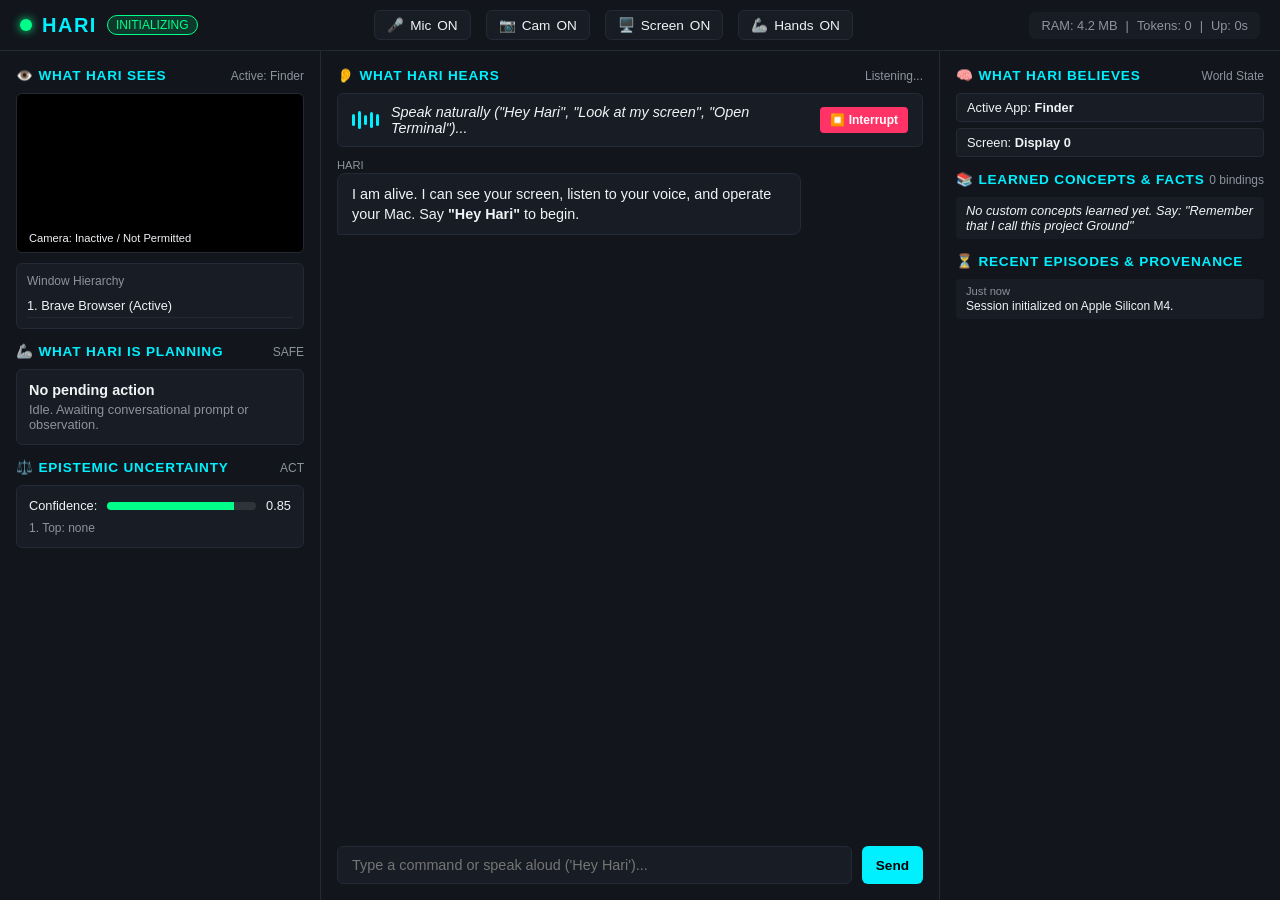
<file: hari/ui/index.html>
<!DOCTYPE html>
<html lang="en">
<head>
  <meta charset="UTF-8">
  <meta name="viewport" content="width=device-width, initial-scale=1.0">
  <title>HARI Desktop — Embodied Mind</title>
  <link rel="stylesheet" href="style.css">
</head>
<body>
  <div class="app-container">
    <!-- Header -->
    <header class="top-nav">
      <div class="brand">
        <div class="alive-dot" id="aliveDot"></div>
        <span class="logo-text">HARI</span>
        <span class="status-badge" id="statusBadge">INITIALIZING</span>
      </div>

      <div class="controls-bar">
        <label class="toggle-btn" id="toggleMic">
          <input type="checkbox" id="micCheck" checked>
          <span class="icon">🎤</span> Mic <span class="state" id="micState">ON</span>
        </label>
        <label class="toggle-btn" id="toggleCam">
          <input type="checkbox" id="camCheck" checked>
          <span class="icon">📷</span> Cam <span class="state" id="camState">ON</span>
        </label>
        <label class="toggle-btn" id="toggleScreen">
          <input type="checkbox" id="screenCheck" checked>
          <span class="icon">🖥️</span> Screen <span class="state" id="screenState">ON</span>
        </label>
        <label class="toggle-btn" id="toggleHands">
          <input type="checkbox" id="handsCheck" checked>
          <span class="icon">🦾</span> Hands <span class="state" id="handsState">ON</span>
        </label>
      </div>

      <div class="resource-pill">
        <span id="ramPill">RAM: 4.2 MB</span>
        <span class="sep">|</span>
        <span id="tokensPill">Tokens: 0</span>
        <span class="sep">|</span>
        <span id="uptimePill">Up: 0s</span>
      </div>
    </header>

    <!-- Main Grid -->
    <main class="grid-layout">
      <!-- Left Column: Vision & Action Center -->
      <section class="panel left-panel">
        <div class="panel-header">
          <h3>👁️ WHAT HARI SEES</h3>
          <span class="sub" id="frontAppText">Active: Finder</span>
        </div>

        <div class="vision-container">
          <div class="cam-box">
            <video id="camVideo" autoplay playsinline muted></video>
            <canvas id="camCanvas" style="display:none;"></canvas>
            <div class="overlay-tag" id="camTag">Camera Feed (MacBook Air)</div>
          </div>
          <div class="screen-preview-box">
            <div class="preview-header">Window Hierarchy</div>
            <ul class="window-list" id="windowList">
              <li class="win-item">1. Brave Browser (Active)</li>
            </ul>
          </div>
        </div>

        <div class="panel-header" style="margin-top: 14px;">
          <h3>🦾 WHAT HARI IS PLANNING</h3>
          <span class="sub" id="riskBadge">SAFE</span>
        </div>
        <div class="action-card" id="actionCard">
          <div class="action-title" id="actionTitle">No pending action</div>
          <div class="action-desc" id="actionDesc">Idle. Awaiting conversational prompt or observation.</div>
          <div class="confirm-box" id="confirmBox" style="display: none;">
            <button class="btn btn-confirm" id="btnConfirm">Confirm Consequential Action</button>
            <button class="btn btn-cancel" id="btnCancel">Cancel</button>
          </div>
        </div>

        <div class="panel-header" style="margin-top: 14px;">
          <h3>⚖️ EPISTEMIC UNCERTAINTY</h3>
          <span class="sub" id="epistemicDecision">ACT</span>
        </div>
        <div class="epistemic-box">
          <div class="gauge-row">
            <span>Confidence:</span>
            <div class="meter-bar"><div class="meter-fill" id="confMeter" style="width: 85%;"></div></div>
            <span id="confVal">0.85</span>
          </div>
          <div class="competing-hypotheses" id="competingList">
            <div class="hypo-item top">1. Top: none</div>
          </div>
        </div>
      </section>

      <!-- Center Column: Conversational Stream & Hearing -->
      <section class="panel center-panel">
        <div class="panel-header">
          <h3>👂 WHAT HARI HEARS</h3>
          <span class="sub turn-badge" id="turnBadge">Listening...</span>
        </div>

        <div class="hearing-banner" id="hearingBanner">
          <div class="wave-meter" id="waveMeter">
            <div class="bar"></div><div class="bar"></div><div class="bar"></div><div class="bar"></div><div class="bar"></div>
          </div>
          <div class="live-transcription" id="liveTranscription">
            <em>Speak naturally ("Hey Hari", "Look at my screen", "Open Terminal")...</em>
          </div>
          <button class="barge-in-btn" id="btnBargeIn" title="Interrupt HARI speaking">⏹️ Interrupt</button>
        </div>

        <div class="dialogue-scroll" id="dialogueScroll">
          <div class="msg hari">
            <div class="msg-author">HARI</div>
            <div class="msg-bubble">I am alive. I can see your screen, listen to your voice, and operate your Mac. Say <strong>"Hey Hari"</strong> to begin.</div>
          </div>
        </div>

        <div class="chat-input-bar">
          <input type="text" id="textInput" placeholder="Type a command or speak aloud ('Hey Hari')..." />
          <button class="btn btn-primary" id="btnSend">Send</button>
        </div>
      </section>

      <!-- Right Column: Beliefs, Concepts & Memory -->
      <section class="panel right-panel">
        <div class="panel-header">
          <h3>🧠 WHAT HARI BELIEVES</h3>
          <span class="sub">World State</span>
        </div>
        <div class="beliefs-list" id="beliefsList">
          <div class="belief-pill observation"><span>Active App:</span> <strong>Finder</strong></div>
          <div class="belief-pill inference"><span>Screen:</span> <strong>Display 0</strong></div>
        </div>

        <div class="panel-header" style="margin-top: 14px;">
          <h3>📚 LEARNED CONCEPTS & FACTS</h3>
          <span class="sub" id="conceptCount">0 bindings</span>
        </div>
        <div class="concepts-list" id="conceptsList">
          <div class="concept-item"><em>No custom concepts learned yet. Say: "Remember that I call this project Ground"</em></div>
        </div>

        <div class="panel-header" style="margin-top: 14px;">
          <h3>⏳ RECENT EPISODES & PROVENANCE</h3>
        </div>
        <div class="episodes-list" id="episodesList">
          <div class="episode-item">
            <span class="time">Just now</span>
            <span class="txt">Session initialized on Apple Silicon M4.</span>
          </div>
        </div>
      </section>
    </main>
  </div>

  <script src="app.js"></script>
</body>
</html>
</file>
<file: hari/ui/style.css>
:root {
  --bg-dark: #0a0c10;
  --bg-panel: #12151c;
  --bg-card: #181c24;
  --border-color: #242936;
  --text-main: #f0f3f6;
  --text-sub: #8b949e;
  --accent-cyan: #00f0ff;
  --accent-green: #00ff88;
  --accent-red: #ff3366;
  --accent-amber: #ffaa00;
  --font-family: -apple-system, BlinkMacSystemFont, "SF Pro Display", "Segoe UI", Roboto, sans-serif;
}

* {
  box-sizing: border-box;
  margin: 0;
  padding: 0;
}

body {
  background-color: var(--bg-dark);
  color: var(--text-main);
  font-family: var(--font-family);
  height: 100vh;
  overflow: hidden;
}

.app-container {
  display: flex;
  flex-direction: column;
  height: 100vh;
}

/* Header */
.top-nav {
  display: flex;
  justify-content: space-between;
  align-items: center;
  padding: 10px 20px;
  background-color: var(--bg-panel);
  border-bottom: 1px solid var(--border-color);
}

.brand {
  display: flex;
  align-items: center;
  gap: 10px;
}

.alive-dot {
  width: 12px;
  height: 12px;
  border-radius: 50%;
  background-color: var(--accent-green);
  box-shadow: 0 0 10px var(--accent-green);
  animation: pulse 2s infinite;
}

@keyframes pulse {
  0% { transform: scale(0.95); opacity: 0.8; }
  50% { transform: scale(1.15); opacity: 1; }
  100% { transform: scale(0.95); opacity: 0.8; }
}

.logo-text {
  font-size: 1.25rem;
  font-weight: 800;
  letter-spacing: 1.5px;
  color: var(--accent-cyan);
}

.status-badge {
  font-size: 0.75rem;
  padding: 2px 8px;
  border-radius: 12px;
  background-color: rgba(0, 255, 136, 0.15);
  color: var(--accent-green);
  border: 1px solid var(--accent-green);
}

.controls-bar {
  display: flex;
  gap: 15px;
}

.toggle-btn {
  display: flex;
  align-items: center;
  gap: 6px;
  background-color: var(--bg-card);
  padding: 6px 12px;
  border-radius: 6px;
  border: 1px solid var(--border-color);
  font-size: 0.85rem;
  cursor: pointer;
  user-select: none;
}

.toggle-btn input {
  display: none;
}

.resource-pill {
  font-size: 0.8rem;
  color: var(--text-sub);
  display: flex;
  gap: 8px;
  background: var(--bg-card);
  padding: 6px 12px;
  border-radius: 6px;
}

/* Grid */
.grid-layout {
  display: grid;
  grid-template-columns: 320px 1fr 340px;
  flex: 1;
  overflow: hidden;
  gap: 1px;
  background-color: var(--border-color);
}

.panel {
  background-color: var(--bg-panel);
  display: flex;
  flex-direction: column;
  padding: 16px;
  overflow-y: auto;
}

.panel-header {
  display: flex;
  justify-content: space-between;
  align-items: baseline;
  margin-bottom: 10px;
}

.panel-header h3 {
  font-size: 0.85rem;
  letter-spacing: 0.8px;
  color: var(--accent-cyan);
}

.panel-header .sub {
  font-size: 0.75rem;
  color: var(--text-sub);
}

/* Vision */
.vision-container {
  display: flex;
  flex-direction: column;
  gap: 10px;
}

.cam-box {
  position: relative;
  width: 100%;
  height: 160px;
  background: #000;
  border-radius: 6px;
  overflow: hidden;
  border: 1px solid var(--border-color);
}

.cam-box video {
  width: 100%;
  height: 100%;
  object-fit: cover;
}

.overlay-tag {
  position: absolute;
  bottom: 6px;
  left: 6px;
  font-size: 0.7rem;
  background: rgba(0, 0, 0, 0.7);
  padding: 2px 6px;
  border-radius: 4px;
}

.screen-preview-box {
  background: var(--bg-card);
  border-radius: 6px;
  padding: 10px;
  border: 1px solid var(--border-color);
}

.preview-header {
  font-size: 0.75rem;
  color: var(--text-sub);
  margin-bottom: 6px;
}

.window-list {
  list-style: none;
  font-size: 0.8rem;
}

.win-item {
  padding: 4px 0;
  border-bottom: 1px solid rgba(255, 255, 255, 0.05);
}

/* Action Card */
.action-card {
  background: var(--bg-card);
  padding: 12px;
  border-radius: 6px;
  border: 1px solid var(--border-color);
}

.action-title {
  font-weight: 600;
  font-size: 0.9rem;
  margin-bottom: 4px;
}

.action-desc {
  font-size: 0.8rem;
  color: var(--text-sub);
}

.confirm-box {
  margin-top: 10px;
  display: flex;
  gap: 8px;
}

.btn {
  padding: 8px 14px;
  border-radius: 6px;
  border: none;
  cursor: pointer;
  font-weight: 600;
  font-size: 0.85rem;
}

.btn-primary { background: var(--accent-cyan); color: #000; }
.btn-confirm { background: var(--accent-amber); color: #000; }
.btn-cancel { background: var(--bg-dark); color: var(--text-main); border: 1px solid var(--border-color); }

/* Epistemic */
.epistemic-box {
  background: var(--bg-card);
  padding: 12px;
  border-radius: 6px;
  border: 1px solid var(--border-color);
}

.gauge-row {
  display: flex;
  align-items: center;
  gap: 10px;
  font-size: 0.8rem;
  margin-bottom: 8px;
}

.meter-bar {
  flex: 1;
  height: 8px;
  background: rgba(255, 255, 255, 0.1);
  border-radius: 4px;
  overflow: hidden;
}

.meter-fill {
  height: 100%;
  background: var(--accent-green);
}

.competing-hypotheses {
  font-size: 0.75rem;
  color: var(--text-sub);
}

/* Center Column */
.center-panel {
  display: flex;
  flex-direction: column;
}

.hearing-banner {
  display: flex;
  align-items: center;
  gap: 12px;
  background: var(--bg-card);
  padding: 10px 14px;
  border-radius: 6px;
  border: 1px solid var(--border-color);
  margin-bottom: 12px;
}

.live-transcription {
  flex: 1;
  font-size: 0.9rem;
  color: var(--text-main);
}

.wave-meter {
  display: flex;
  gap: 3px;
  align-items: center;
  height: 20px;
}

.wave-meter .bar {
  width: 3px;
  height: 12px;
  background: var(--accent-cyan);
  border-radius: 2px;
  animation: wave 1s infinite ease-in-out;
}

.wave-meter .bar:nth-child(2) { animation-delay: 0.2s; height: 18px; }
.wave-meter .bar:nth-child(3) { animation-delay: 0.4s; height: 10px; }
.wave-meter .bar:nth-child(4) { animation-delay: 0.1s; height: 16px; }

@keyframes wave {
  0%, 100% { transform: scaleY(0.4); }
  50% { transform: scaleY(1.2); }
}

.barge-in-btn {
  background: var(--accent-red);
  color: white;
  border: none;
  padding: 6px 10px;
  border-radius: 4px;
  cursor: pointer;
  font-size: 0.75rem;
  font-weight: 600;
}

.dialogue-scroll {
  flex: 1;
  overflow-y: auto;
  display: flex;
  flex-direction: column;
  gap: 12px;
  padding-right: 6px;
}

.msg {
  display: flex;
  flex-direction: column;
  max-width: 80%;
}

.msg.user {
  align-self: flex-end;
}

.msg.hari {
  align-self: flex-start;
}

.msg-author {
  font-size: 0.7rem;
  color: var(--text-sub);
  margin-bottom: 2px;
}

.msg-bubble {
  padding: 10px 14px;
  border-radius: 8px;
  font-size: 0.9rem;
  line-height: 1.4;
}

.msg.user .msg-bubble {
  background: #1f364d;
  color: #fff;
  border-bottom-right-radius: 2px;
}

.msg.hari .msg-bubble {
  background: var(--bg-card);
  border: 1px solid var(--border-color);
  border-bottom-left-radius: 2px;
}

.chat-input-bar {
  display: flex;
  gap: 10px;
  margin-top: 12px;
}

.chat-input-bar input {
  flex: 1;
  background: var(--bg-card);
  border: 1px solid var(--border-color);
  color: white;
  padding: 10px 14px;
  border-radius: 6px;
  font-size: 0.9rem;
  outline: none;
}

.chat-input-bar input:focus {
  border-color: var(--accent-cyan);
}

/* Right Column */
.beliefs-list, .concepts-list, .episodes-list {
  display: flex;
  flex-direction: column;
  gap: 6px;
}

.belief-pill {
  font-size: 0.8rem;
  padding: 6px 10px;
  border-radius: 4px;
  background: var(--bg-card);
  border: 1px solid var(--border-color);
}

.concept-item {
  font-size: 0.8rem;
  padding: 6px 10px;
  background: var(--bg-card);
  border-radius: 4px;
}

.episode-item {
  font-size: 0.75rem;
  padding: 6px 10px;
  background: var(--bg-card);
  border-radius: 4px;
  display: flex;
  flex-direction: column;
  gap: 2px;
}

.episode-item .time { color: var(--text-sub); font-size: 0.7rem; }
</file>
